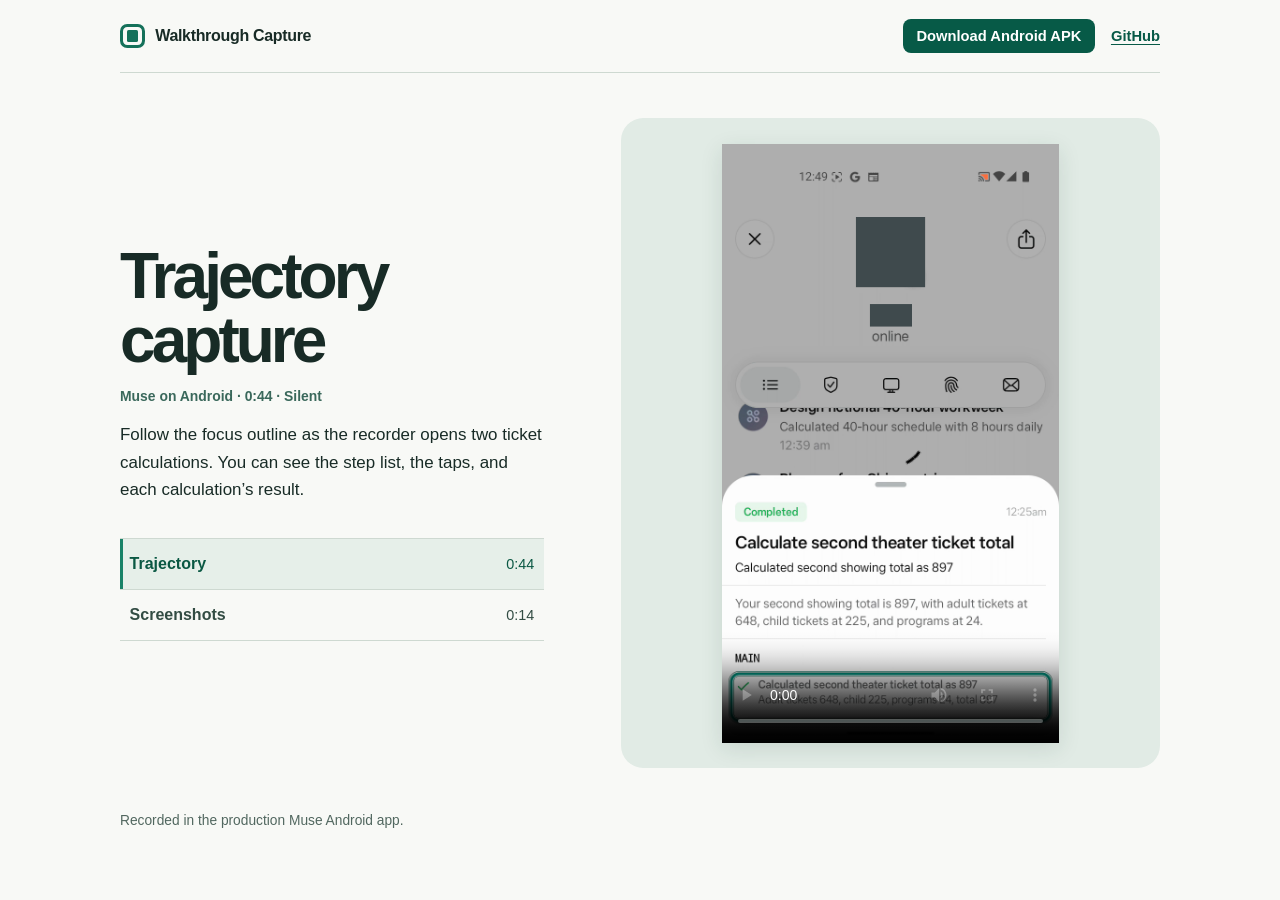
<file: docs/index.html>
<!doctype html>
<html lang="en">
<head>
  <meta charset="utf-8">
  <meta name="viewport" content="width=device-width, initial-scale=1">
  <meta name="description" content="Follow the focus outline as the recorder opens two ticket calculations. You can see the step list, the taps, and each calculation’s result.">
  <title>Trajectory capture · Walkthrough Capture</title>
  <link rel="icon" href="data:,">
  <link rel="stylesheet" href="./player.css">
</head>
<body>
  <header>
    <span class="brand"><span class="mark" aria-hidden="true"></span>Walkthrough Capture</span>
    <div class="header-links">
      <a class="download" href="https://github.com/wryan2986/walkthrough-capture-android/releases/latest/download/Walkthrough-Capture-Android.apk">Download Android APK</a>
      <a class="repo" href="https://github.com/wryan2986/walkthrough-capture-android">GitHub</a>
    </div>
  </header>
  <main>
    <div>
      <h1 id="demo-title">Trajectory capture</h1>
      <p class="details">Muse on Android · 0:44 · Silent</p>
      <p class="summary" id="summary">Follow the focus outline as the recorder opens two ticket calculations. You can see the step list, the taps, and each calculation’s result.</p>
      <nav aria-label="Capture demos"><a href="./index.html" aria-current="page"><span>Trajectory</span><time datetime="PT44S">0:44</time></a><a href="./screenshots.html"><span>Screenshots</span><time datetime="PT14S">0:14</time></a></nav>
    </div>
    <div class="stage">
      <video controls playsinline preload="metadata" width="720" height="1280"
             poster="./demos/muse-trajectory.png?v=964ace6c36" aria-labelledby="demo-title" aria-describedby="summary">
        <source src="./demos/muse-trajectory.mp4?v=182922d50e" type="video/mp4">
        <a href="./demos/muse-trajectory.mp4?v=182922d50e">View the trajectory capture MP4</a>
      </video>
    </div>
  </main>
  <footer>Recorded in the production Muse Android app.</footer>
</body>
</html>
</file>
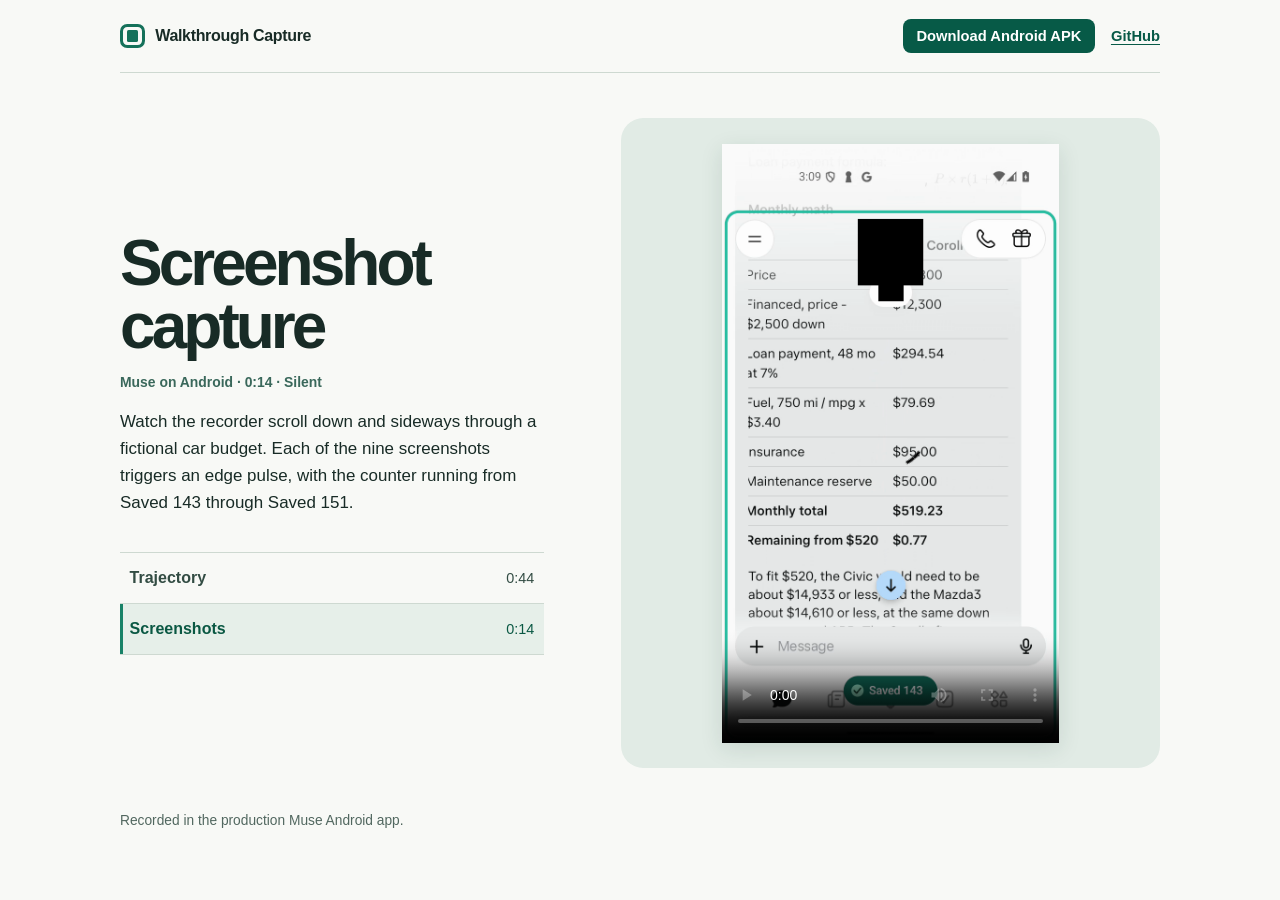
<file: docs/screenshots.html>
<!doctype html>
<html lang="en">
<head>
  <meta charset="utf-8">
  <meta name="viewport" content="width=device-width, initial-scale=1">
  <meta name="description" content="Watch the recorder scroll down and sideways through a fictional car budget. Each of the nine screenshots triggers an edge pulse, with the counter running from Saved 143 through Saved 151.">
  <title>Screenshot capture · Walkthrough Capture</title>
  <link rel="icon" href="data:,">
  <link rel="stylesheet" href="./player.css">
</head>
<body>
  <header>
    <span class="brand"><span class="mark" aria-hidden="true"></span>Walkthrough Capture</span>
    <div class="header-links">
      <a class="download" href="https://github.com/wryan2986/walkthrough-capture-android/releases/latest/download/Walkthrough-Capture-Android.apk">Download Android APK</a>
      <a class="repo" href="https://github.com/wryan2986/walkthrough-capture-android">GitHub</a>
    </div>
  </header>
  <main>
    <div>
      <h1 id="demo-title">Screenshot capture</h1>
      <p class="details">Muse on Android · 0:14 · Silent</p>
      <p class="summary" id="summary">Watch the recorder scroll down and sideways through a fictional car budget. Each of the nine screenshots triggers an edge pulse, with the counter running from Saved 143 through Saved 151.</p>
      <nav aria-label="Capture demos"><a href="./index.html"><span>Trajectory</span><time datetime="PT44S">0:44</time></a><a href="./screenshots.html" aria-current="page"><span>Screenshots</span><time datetime="PT14S">0:14</time></a></nav>
    </div>
    <div class="stage">
      <video controls playsinline preload="metadata" width="720" height="1280"
             poster="./demos/muse-screenshots.png?v=89a05a5306" aria-labelledby="demo-title" aria-describedby="summary">
        <source src="./demos/muse-screenshots.mp4?v=a5c96de6fd" type="video/mp4">
        <a href="./demos/muse-screenshots.mp4?v=a5c96de6fd">View the screenshot capture MP4</a>
      </video>
    </div>
  </main>
  <footer>Recorded in the production Muse Android app.</footer>
</body>
</html>
</file>
<file: docs/player.css>
:root {
  color-scheme: light;
  font-family: "Inter", -apple-system, BlinkMacSystemFont, "Segoe UI", sans-serif;
  background: #f8f9f6;
  color: #182b26;
  --ink-green: #075a47;
  --rule: #ced9d1;
}
* { box-sizing: border-box; }
body { margin: 0; }
a { color: var(--ink-green); }
a:focus-visible, video:focus-visible { outline: 3px solid #117e69; outline-offset: 4px; }
header {
  display: flex; justify-content: space-between; align-items: center; gap: 1rem;
  border-bottom: 1px solid var(--rule); padding: 1.2rem 0;
}
header, main { width: min(100% - 3rem, 65rem); margin-inline: auto; }
.brand { display: flex; align-items: center; gap: .65rem; font-weight: 680; letter-spacing: -.02em; }
.mark { display: inline-block; width: 1.55rem; height: 1.55rem; border: .2rem solid #15715a; border-radius: .45rem; position: relative; }
.mark::after { content: ""; position: absolute; inset: .22rem; background: #15715a; border-radius: .1rem; }
header a { text-underline-offset: .2rem; font-size: .92rem; font-weight: 600; }
main {
  display: grid; grid-template-columns: minmax(0, .88fr) minmax(0, 1.12fr);
  gap: clamp(2rem, 6vw, 5rem); align-items: center; padding-block: clamp(1.5rem, 5vh, 3.5rem);
}
h1 { font-size: clamp(2.5rem, 5vw, 4.65rem); line-height: .99; letter-spacing: -.062em; margin: 0 0 1rem; }
.details { font-weight: 600; font-size: .87rem; color: #3a685b; margin-block: .7rem 1.1rem; }
.summary { font-size: 1.06rem; line-height: 1.6; max-width: 33rem; margin: 0; }
nav { display: grid; margin-top: 2.2rem; border-block-start: 1px solid var(--rule); }
nav a {
  display: flex; align-items: center; justify-content: space-between; gap: .7rem; padding: 1rem .6rem;
  border-block-end: 1px solid var(--rule); text-decoration: none; font-weight: 610; color: #324c43;
}
nav a[aria-current="page"] { background: #e6efe9; color: #0a5843; box-shadow: inset 3px 0 #188267; }
nav a:hover { background: #edf3ef; }
time { font-variant-numeric: tabular-nums; font-size: .9rem; font-weight: 480; }
.stage { display: grid; place-items: center; padding: clamp(.8rem, 2vw, 1.6rem); border-radius: 1.4rem; background: #e1ebe5; }
video {
  display: block; width: min(100%, 33vh + 2.5rem, 22rem); height: auto; object-fit: contain;
  background: #12231e; box-shadow: 0 .4rem 1.3rem #193e2d20;
}
footer { width: min(100% - 3rem, 65rem); margin: 0 auto 1.5rem; color: #51675f; font-size: .86rem; }
@media (max-width: 710px) {
  header, main, footer { width: min(100% - 2rem, 32rem); }
  header { padding-block: .95rem; }
  main { grid-template-columns: 1fr; gap: 1.2rem; padding-block: 1.5rem 1rem; }
  h1 { font-size: clamp(2.1rem, 9vw, 3.5rem); margin-bottom: .6rem; }
  .summary { font-size: .97rem; }
  .details { margin-block: .45rem .55rem; }
  nav { grid-template-columns: 1fr 1fr; margin-top: 1.1rem; gap: .5rem; border: none; }
  nav a { border: 1px solid var(--rule); border-radius: .5rem; padding: .7rem; font-size: .91rem; }
  nav a[aria-current="page"] { box-shadow: none; border-color: var(--ink-green); }
  .stage { padding: .65rem; border-radius: 1rem; }
  video { width: min(100%, 33rem, 38vh + 2rem); }
}
@media (max-width: 350px) { nav a { flex-wrap: wrap; } }

.header-links { display: flex; align-items: center; gap: 1rem; }
.download { background: var(--ink-green); color: white; text-decoration: none; border-radius: .5rem; padding: .55rem .85rem; }
.download:hover { background: #064b3b; }
@media (max-width: 560px) { .header-links .repo { display: none; } .header-links .download { font-size: .82rem; padding: .55rem .65rem; } }
</file>
